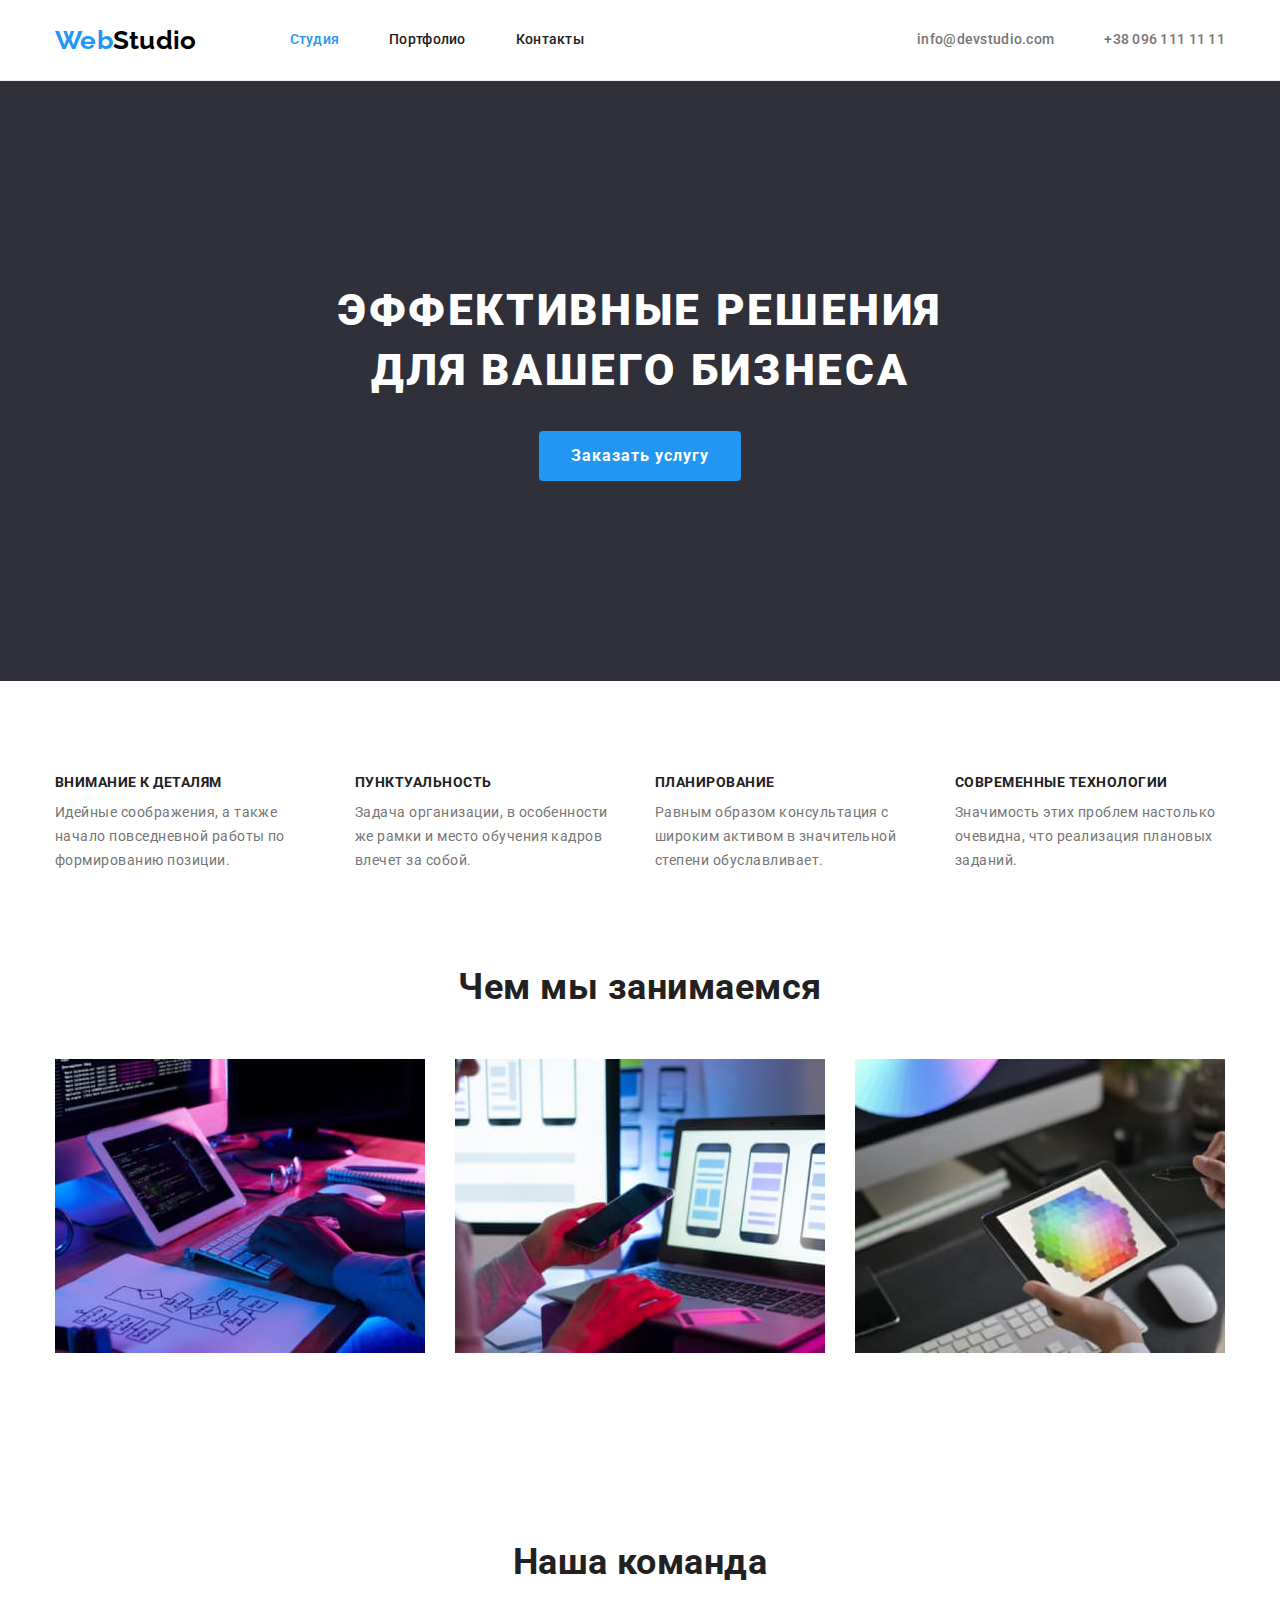
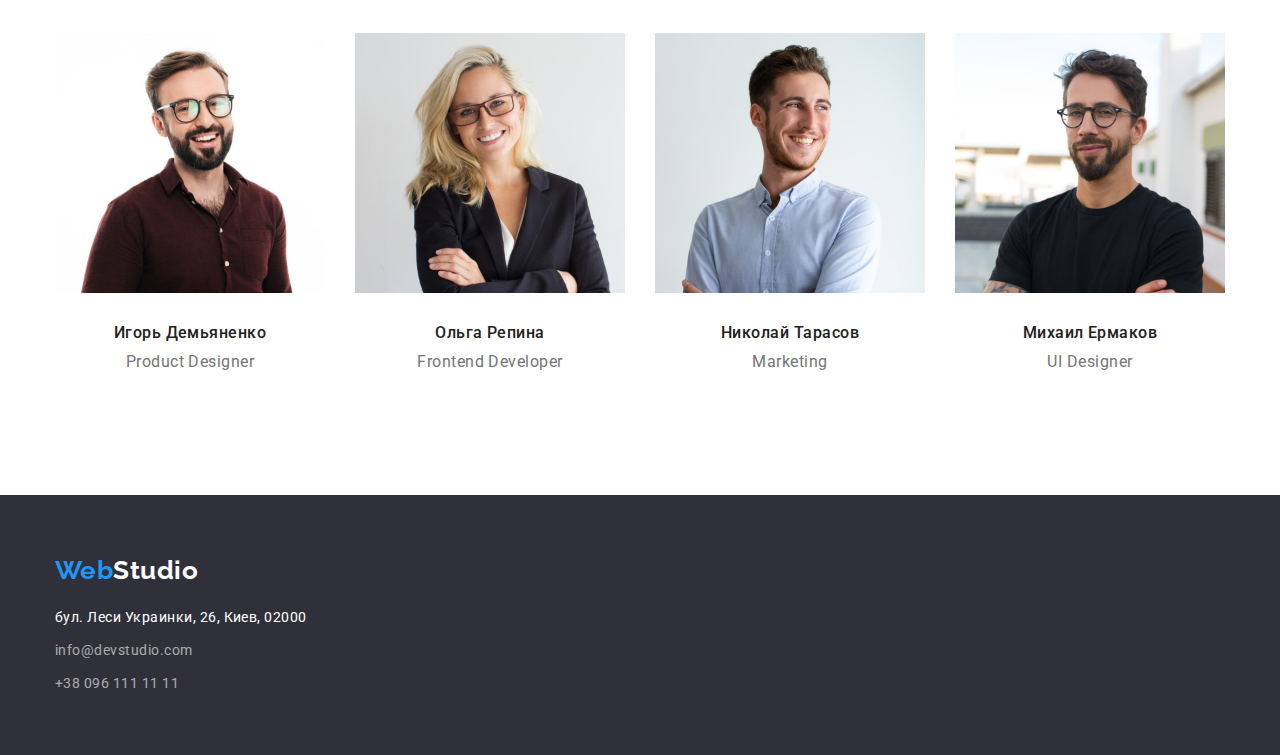
<file: index.html>
<!DOCTYPE html>
<html lang="ru">
<head>
    <meta charset="UTF-8">
    <meta http-equiv="X-UA-Compatible" content="IE=edge">
    <meta name="viewport" content="width=device-width, initial-scale=1.0">
    <title>Document</title>
    <link rel="preconnect" href="https://fonts.googleapis.com">
    <link rel="preconnect" href="https://fonts.gstatic.com" crossorigin>
    <link href="https://fonts.googleapis.com/css2?family=Raleway:wght@700&family=Roboto:wght@400;500;700;900&display=swap"
        rel="stylesheet">
    <link rel="stylesheet" href="https://cdnjs.cloudflare.com/ajax/libs/modern-normalize/1.1.0/modern-normalize.min.css">
    <link rel="stylesheet" href="./css/styles.css">
</head>
<body>
    
        <!--Шапка-->
        <header class="page-header">
            <div class="container main-nav">
                <a href="./index.html" lang="en" class="logo-header link"> <span class="logo-web">Web</span>Studio </a>
                <nav class="page-nav">
                    <ul class="site-nav">
                        <li class="item"><a href="./index.html" class="link current">Студия</a></li>
                        <li class="item"><a href="./portfolio.html" class="link">Портфолио</a></li>
                        <li class="item"><a href="" class="link">Контакты</a></li>
                    </ul>
                </nav>
                <ul class="contacts-nav">
                    <li class="item">
                        <a href="mailto:info@devstudio.com" class="link">info@devstudio.com</a>
                    </li>
                    <li class="item">
                        <a href="tel:+380961111111" class="link">+38 096 111 11 11</a>
                    </li>
                </ul>
            </div>  
        </header>
        <main>
            <!--герой--> 
            <section class="hero">
                <div class="container">
                <h1 class="hero-title">Эффективные решения для вашего бизнеса</h1>
                <button type="button" class="button main">Заказать услугу</button>
                </div>
            </section>
            <!--Преимущества-->
            <section class="section">
                <div class="container">
                <h2 class="features-title visually-hidden">Преимущества</h2>
                <ul class="features-list">
                    <li class="features-container">
                        <h3 class="title">Внимание к деталям</h3>
                        <p class="text">Идейные соображения, а также начало повседневной работы по формированию позиции.</p>
                    </li>
                    <li class="features-container">
                        <h3 class="title">Пунктуальность</h3>
                        <p class="text">Задача организации, в особенности же рамки и место обучения кадров влечет за собой.</p>
                    </li>
                    <li class="features-container">
                        <h3 class="title">Планирование</h3>
                        <p class="text">Равным образом консультация с широким активом в значительной степени обуславливает.</p>
                    </li>
                    <li class="features-container">
                        <h3 class="title">Современные технологии</h3>
                        <p class="text">Значимость этих проблем настолько очевидна, что реализация плановых заданий.</p>
                    </li>
                </ul>
                </div>
            </section>
            <!--Чем мы занимаемся-->
            <section class="section no-padding-top">
                <div class="container">
                <h2 class="section-title">Чем мы занимаемся</h2>
                <ul class="job-list">
                    <li class="item">
                        <img src="./images/box1.jpg " alt="человек набирает код на комютере" width="370"> 
                    </li>
                    <li class="item">
                        <img src="./images/box2.jpg" alt="подбор макета для мобильного" width="370">
                    </li>
                    <li class="item">
                        <img src="./images/box3.jpg" alt="градиенты цвета на планшете" width="370">
                    </li>
                </ul>
                </div>
            </section>
            <!--Наша команда-->
            <section class="section">
                <div class="container ">
                <h2 class="section-title">Наша команда</h2>
                <ul class="team-list">
                    <li class="team-container">
                        <img src="./images/img1.jpg" alt="фото Игорь Демьяненко" width="270">
                        <h3 class="title">Игорь Демьяненко</h3>
                        <p lang="en" class="text">Product Designer</p>
                    </li>
                    <li class="team-container">
                        <img src="./images/img2.jpg" alt="фото Ольга Репина" width="270">
                        <h3 class="title">Ольга Репина</h3>
                        <p lang="en" class="text">Frontend Developer</p>
                    </li>
                    <li class="team-container">
                        <img src="./images/img3.jpg" alt="фото Николай Тарасов" width="270">
                        <h3 class="title">Николай Тарасов</h3>
                        <p lang="en" class="text"> Marketing</p>
                    </li>
                    <li class="team-container">
                        <img src="./images/img4.jpg" alt="фото Михаил Ермаков" width="270">
                        <h3 class="title">Михаил Ермаков</h3>
                        <p lang="en" class="text">UI Designer</p>
                    </li>
                </ul>
                </div>
            </section>
        </main>
        <!--Футер-->
        <footer class="page-footer">
            <div class="container">
            <address class="address-footer">
                <a href="./index.html" lang="en" class="logo-footer link"> <span class="logo-web">Web</span>Studio </a>
                <ul class="footer-list">
                    <li class="footer-item"><a href="https://www.google.com/maps/place/%D0%B1%D1%83%D0%BB.+%D0%9B%D0%B5%D1%81%D0%B8+%D0%A3%D0%BA%D1%80%D0%B0%D0%B8%D0%BD%D0%BA%D0%B8,+26,+%D0%9A%D0%B8%D0%B5%D0%B2,+02000/@50.4265807,30.5361971,17z/data=!3m1!4b1!4m5!3m4!1s0x40d4cf0e033ecbe9:0x57a4dffefec77da0!8m2!3d50.4265807!4d30.5383858" class="addres-footer link">бул. Леси Украинки, 26, Киев, 02000</a>
                    </li>
                    <li class="footer-item"><a href="mailto:info@devstudio.com" class="contacts-footer link">info@devstudio.com</a>
                    </li>
                    <li class="footer-item"><a href="tel:+380961111111" class="contacts-footer link">+38 096 111 11 11</a>
                    </li>
                </ul>
            </address>
            </div>
        </footer>

</body>
</html>
</file>
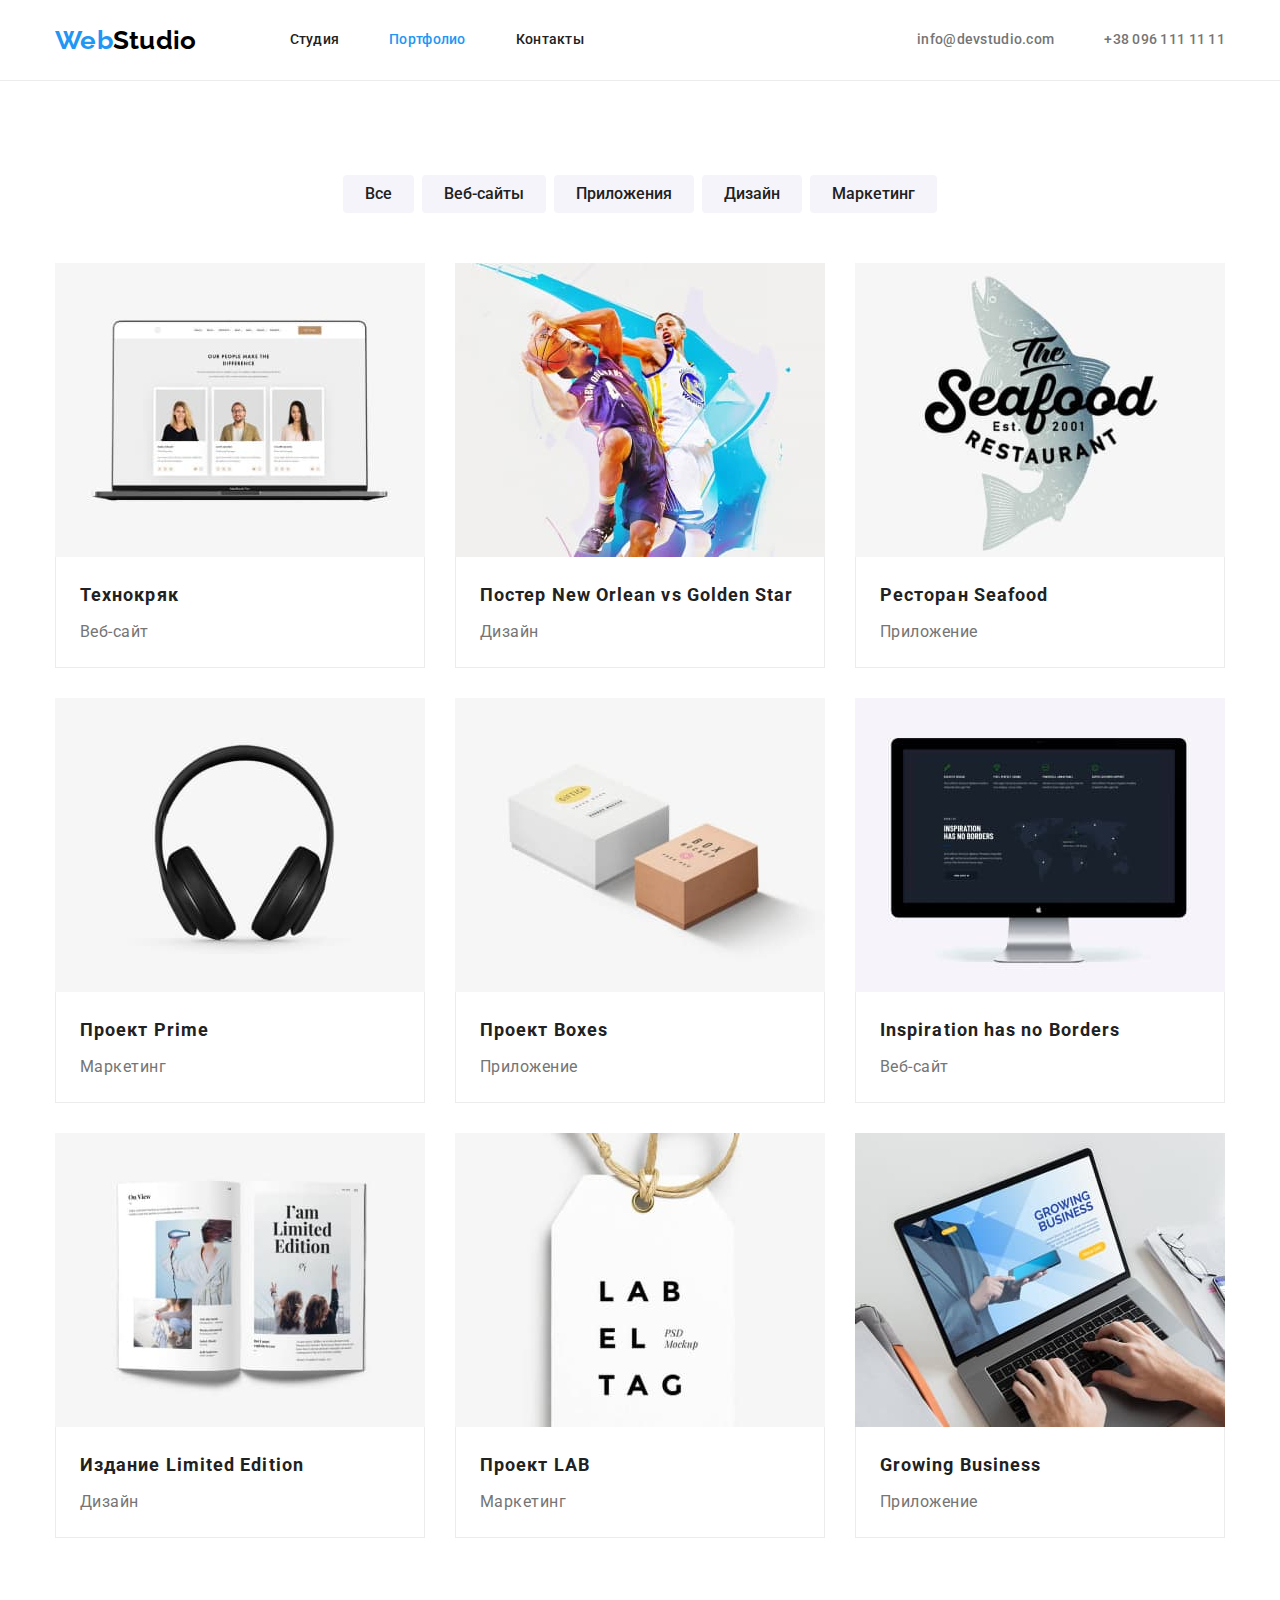
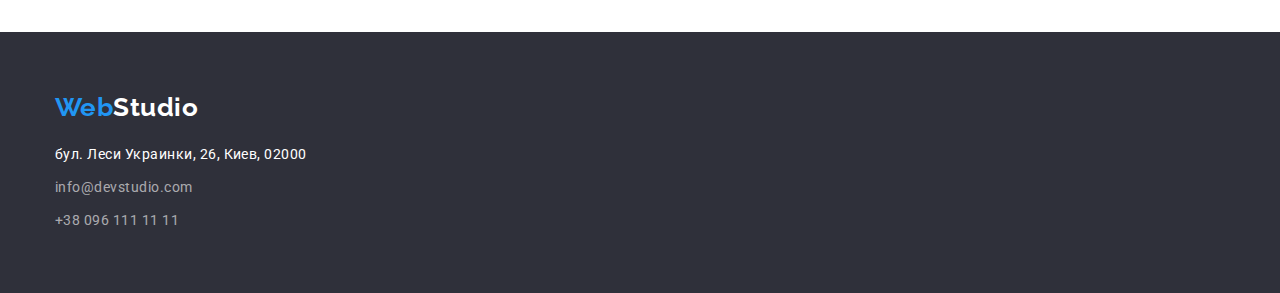
<file: portfolio.html>
<!DOCTYPE html>
<html lang="ru">
<head>
    <meta charset="UTF-8">
    <meta http-equiv="X-UA-Compatible" content="IE=edge">
    <meta name="viewport" content="width=device-width, initial-scale=1.0">
    <title>Document</title>
    <link rel="preconnect" href="https://fonts.googleapis.com">
    <link rel="preconnect" href="https://fonts.gstatic.com" crossorigin>
    <link href="https://fonts.googleapis.com/css2?family=Raleway:wght@700&family=Roboto:wght@400;500;700;900&display=swap" rel="stylesheet">
    <link rel="stylesheet" href="https://cdnjs.cloudflare.com/ajax/libs/modern-normalize/1.1.0/modern-normalize.min.css">
    <link rel="stylesheet" href="./css/styles.css">
</head>
<body>
    
        <!--Шапка-->
        <header class="page-header">
            <div class="container main-nav">
                <a href="./index.html" lang="en" class="logo-header link"> <span class="logo-web">Web</span>Studio </a>
                <nav class="page-nav">
                    <ul class="site-nav">
                        <li class="item"><a href="./index.html" class="link ">Студия</a></li>
                        <li class="item"><a href="./portfolio.html" class="link current">Портфолио</a></li>
                        <li class="item"><a href="" class="link">Контакты</a></li>
                    </ul>
                </nav>
                <ul class="contacts-nav">
                    <li class="item">
                        <a href="mailto:info@devstudio.com" class="link">info@devstudio.com</a>
                    </li>
                    <li class="item">
                        <a href="tel:+380961111111" class="link">+38 096 111 11 11</a>
                    </li>
                </ul>
            </div>
        </header>
        <main>
            <section class="section">
                <div class="container ">
            <h1 class="portofolio-header visually-hidden">Портофолио</h1>
            <!--фильтр-->
            <ul class="portofolio-list">
                <li class="portfolio-btn"><button type="button" class="button">Все</button></li>
                <li class="portfolio-btn"><button type="button" class="button">Веб-сайты</button></li>
                <li class="portfolio-btn"><button type="button" class="button">Приложения</button></li>
                <li class="portfolio-btn"><button type="button" class="button">Дизайн</button></li>
                <li class="portfolio-btn"><button type="button" class="button">Маркетинг</button></li>
            </ul>
            <!--Примеры работ-->
            <ul class="examples-list">
                <li class="examples-container">
                    <img src="./images/portfolio/img9.jpg" alt="Ноутбук" width="370">
                    <div class="description">
                    <h2 class="title">Технокряк</h2>
                    <p class="text"> Веб-сайт</p>
                    </div>
                </li>
                <li class="examples-container">
                    <img src="./images/portfolio/img1.jpg" alt="Ноутбук" width="370">
                    <div class="description">
                    <h2 class="title">Постер New Orlean vs Golden Star</h2>
                    <p class="text"> Дизайн</p>
                    </div>
                </li>
                <li class="examples-container">
                    <img src="./images/portfolio/img2.jpg" alt="Ноутбук" width="370">
                    <div class="description">
                    <h2 class="title">Ресторан Seafood</h2>
                    <p class="text"> Приложение</p>
                    </div>
                </li>
                <li class="examples-container">
                    <img src="./images/portfolio/img3.jpg" alt="Ноутбук" width="370">
                    <div class="description">
                    <h2 class="title">Проект Prime</h2>
                    <p class="text"> Маркетинг</p>
                    </div>
                </li>
                <li class="examples-container">
                    <img src="./images/portfolio/img4.jpg" alt="Ноутбук" width="370">
                    <div class="description">
                    <h2 class="title">Проект Boxes</h2>
                    <p class="text"> Приложение</p>
                    </div>
                </li>
                <li class="examples-container">
                    <img src="./images/portfolio/img5.jpg" alt="Ноутбук" width="370">
                    <div class="description">
                    <h2 class="title">Inspiration has no Borders</h2>
                    <p class="text"> Веб-сайт</p>
                    </div>
                </li>
                <li class="examples-container">
                    <img src="./images/portfolio/img6.jpg" alt="Ноутбук" width="370">
                    <div class="description">
                    <h2 class="title">Издание Limited Edition</h2>
                    <p class="text"> Дизайн</p>
                    </div>
                </li>
                <li class="examples-container">
                    <img src="./images/portfolio/img7.jpg" alt="Ноутбук" width="370">
                    <div class="description">
                    <h2 class="title">Проект LAB</h2>
                    <p class="text"> Маркетинг</p>
                    </div>
                </li>
                <li class="examples-container">
                    <img src="./images/portfolio/img8.jpg" alt="Ноутбук" width="370">
                    <div class="description">
                    <h2 class="title">Growing Business</h2>
                    <p class="text"> Приложение</p>
                    </div>
                </li>
            </ul>
            </div>
            </section>
        </main>
        <!--Футер-->
        <footer class="page-footer">
            <div class="container">
                <address class="address-footer">
                    <a href="./index.html" lang="en" class="logo-footer link"> <span class="logo-web">Web</span>Studio </a>
                    <ul class="footer-list">
                        <li class="footer-item"><a
                                href="https://www.google.com/maps/place/%D0%B1%D1%83%D0%BB.+%D0%9B%D0%B5%D1%81%D0%B8+%D0%A3%D0%BA%D1%80%D0%B0%D0%B8%D0%BD%D0%BA%D0%B8,+26,+%D0%9A%D0%B8%D0%B5%D0%B2,+02000/@50.4265807,30.5361971,17z/data=!3m1!4b1!4m5!3m4!1s0x40d4cf0e033ecbe9:0x57a4dffefec77da0!8m2!3d50.4265807!4d30.5383858"
                                class="addres-footer link">бул. Леси Украинки, 26, Киев, 02000</a>
                        </li>
                        <li class="footer-item"><a href="mailto:info@devstudio.com"
                                class="contacts-footer link">info@devstudio.com</a>
                        </li>
                        <li class="footer-item"><a href="tel:+380961111111" class="contacts-footer link">+38 096 111 11 11</a>
                        </li>
                    </ul>
                </address>
            </div>
        </footer>

    
</body>
</html>
</file>
<file: css/styles.css>
:root {
  --main-text-color: #757575;
  --accent-color: #2196f3;
  --title-text-color: #212121;
  --footer-hero-background-color: #2f303a;
  --primery-background-color: #ffffff;
  --secondary-background-color: #f5f4fa;
}

html {
  box-sizing: border-box;
}

body {
  font-family: "Roboto", sans-serif;
  color: var(--main-text-color);
  background-color: var(--primery-background-color);
  letter-spacing: 0.03em;
}
ul {
  list-style: none;
  padding: 0;
  margin: 0;
}

img {
  display: block;
}
.text {
  margin-top: 0;
  margin-bottom: 0;
}
.link {
  text-decoration: none;
  font-style: normal;
  color: var(--main-text-color);
}
.visually-hidden {
  position: absolute;
  white-space: nowrap;
  width: 1px;
  height: 1px;
  overflow: hidden;
  border: 0;
  padding: 0;
  clip: rect(0 0 0 0);
  clip-path: inset(50%);
  margin: -1px;
}
.button {
  font-family: inherit;
}
.section {
  padding-top: 94px;
  padding-bottom: 94px;
}

.container {
  width: 1200px;
  padding-left: 15px;
  padding-right: 15px;
  margin: 0 auto;
}
.no-padding-top {
  padding-top: 0;
}
/* Логотип */
.logo-header {
  color: #000000;
  font-family: "Raleway", sans-serif;
  font-size: 26px;
  font-weight: 700;
  line-height: 1.19;
}
.logo-web {
  color: var(--accent-color);
}
/* шапка навигация */
.page-header {
  font-size: 14px;
  font-weight: 500;
  letter-spacing: 0.02em;
  line-height: 1.14;
  border-bottom: 1px solid #ececec;
}
.site-nav,
.contacts-nav,
.main-nav {
  display: flex;
}
.main-nav {
  align-items: center;
}
.site-nav {
  margin-left: 93px;
}
.contacts-nav {
  margin-left: auto;
}

.site-nav .item:not(:last-child),
.contacts-nav .item:not(:last-child) {
  margin-right: 50px;
}

.site-nav .link {
  display: block;
  padding-top: 32px;
  padding-bottom: 32px;

  color: var(--title-text-color);
}
.contacts-nav .link {
  display: block;
  padding-top: 32px;
  padding-bottom: 32px;
}
.site-nav .link.current {
  color: var(--accent-color);
}
.site-nav .link:hover,
.site-nav .link:focus,
.contacts-nav .link:hover,
.contacts-nav .link:focus {
  color: var(--accent-color);
}
/* main */
/* герой */
.hero {
  background: var(--footer-hero-background-color);
  text-align: center;
  padding-top: 200px;
  padding-bottom: 200px;
}
.hero-title {
  color: var(--primery-background-color);
  font-size: 44px;
  font-weight: 900;
  text-transform: uppercase;
  letter-spacing: 0.06em;
  line-height: 1.36;
  text-align: center;
  margin-left: auto;
  margin-right: auto;
  margin-bottom: 30px;
  margin-top: 0;
  width: 696px;
}
/* секции */
.section-title {
  font-size: 36px;
  font-weight: 700;
  line-height: 1.17;
  color: var(--title-text-color);
  text-align: center;
  margin-bottom: 50px;
  margin-top: 0;
}
.features-list .title {
  color: var(--title-text-color);
  font-size: 14px;
  font-weight: 700;
  line-height: 1.14;
  text-transform: uppercase;
  margin-bottom: 10px;
  margin-top: 0;
}
.features-list {
  display: flex;
}
.features-list .text {
  font-size: 14px;
  font-weight: 400;
  line-height: 1.71;
}
.features-container {
  width: 270px;
}
.features-container:not(:last-child) {
  margin-right: 30px;
}
.job-list {
  display: flex;
}
.job-list .item:not(:last-child) {
  margin-right: 30px;
}
.team-list {
  display: flex;
}
.team-list .title {
  color: var(--title-text-color);
  font-size: 16px;
  font-weight: 500;
  line-height: 1.19;
  text-align: center;
  margin-top: 30px;
  margin-bottom: 10px;
}
.team-list .text {
  font-size: 16px;
  font-weight: 400;
  line-height: 1.19;
  text-align: center;
}
.team-container {
  width: 270px;
  padding-bottom: 30px;
  text-align: center;
}
.team-container:not(:last-child) {
  margin-right: 30px;
}
/* футер */
.page-footer {
  background-color: var(--footer-hero-background-color);
  padding-top: 60px;
  padding-bottom: 60px;
}
.logo-footer {
  display: inline-block;
  color: var(--primery-background-color);
  font-family: "Raleway", sans-serif;
  font-size: 26px;
  font-weight: 700;
  line-height: 1.19;
  margin-bottom: 20px;
}
.footer-list {
  font-size: 14px;
  font-weight: 400;
  line-height: 1.71;
}

.footer-item:not(:last-child) {
  margin-bottom: 9px;
}
.addres-footer {
  color: var(--primery-background-color);
}
.contacts-footer {
  color: rgba(255, 255, 255, 0.6);
}

/* кнопки */
.button {
  color: var(--title-text-color);
  background-color: var(--secondary-background-color);
  font-size: 16px;
  font-weight: 500;
  line-height: 1.63;
  text-align: center;
  border-radius: 4px;
  padding: 6px 22px;
  border: none;
}

.button:hover {
  color: var(--primery-background-color);
  background-color: var(--accent-color);
  cursor: pointer;
}
.button.main {
  color: var(--primery-background-color);
  background-color: var(--accent-color);
  font-weight: 700;
  letter-spacing: 0.06em;
  line-height: 1.88;
  padding: 10px 32px;
  min-height: 50px;
  min-width: 200px;
}
.button.main:hover {
  background-color: #188ce8;
}

/* портфолио */

.examples-list .title {
  color: var(--title-text-color);
  font-size: 18px;
  font-weight: 700;
  letter-spacing: 0.06em;
  line-height: 2;
  margin-top: 0;
  margin-bottom: 4px;
}
.examples-list .text {
  font-size: 16px;
  font-weight: 400;
  line-height: 1.88;
}
.portofolio-list {
  margin-bottom: 50px;
  display: flex;
  justify-content: center;
}
.examples-container {
  width: 370;
}
.description {
  padding-top: 20px;
  padding-bottom: 20px;
  padding-left: 24px;
  padding-right: 24px;

  border-bottom: 1px solid #ececec;
  border-left: 1px solid #ececec;
  border-right: 1px solid #ececec;
}
.portfolio-btn:not(:last-child) {
  margin-right: 8px;
}

.examples-list {
  display: flex;
  flex-wrap: wrap;
}
.examples-container:not(:nth-child(3n)) {
  margin-right: 30px;
}
.examples-container:not(:nth-last-child(-n + 3)) {
  margin-bottom: 30px;
}
/*цвет основного тексат #212121
цвет мелкого текста #757575
цвет ссылки rgba(255, 255, 255, 0.6)
цвет наведения #2196F3 */
/* цвет фона #FFFFFF 
цвет вспомогательного фона #F5F4FA
Цвет решения для вашего бизнеса  и футера #2F303A
цвет шапки #FFFFFF*/
</file>
